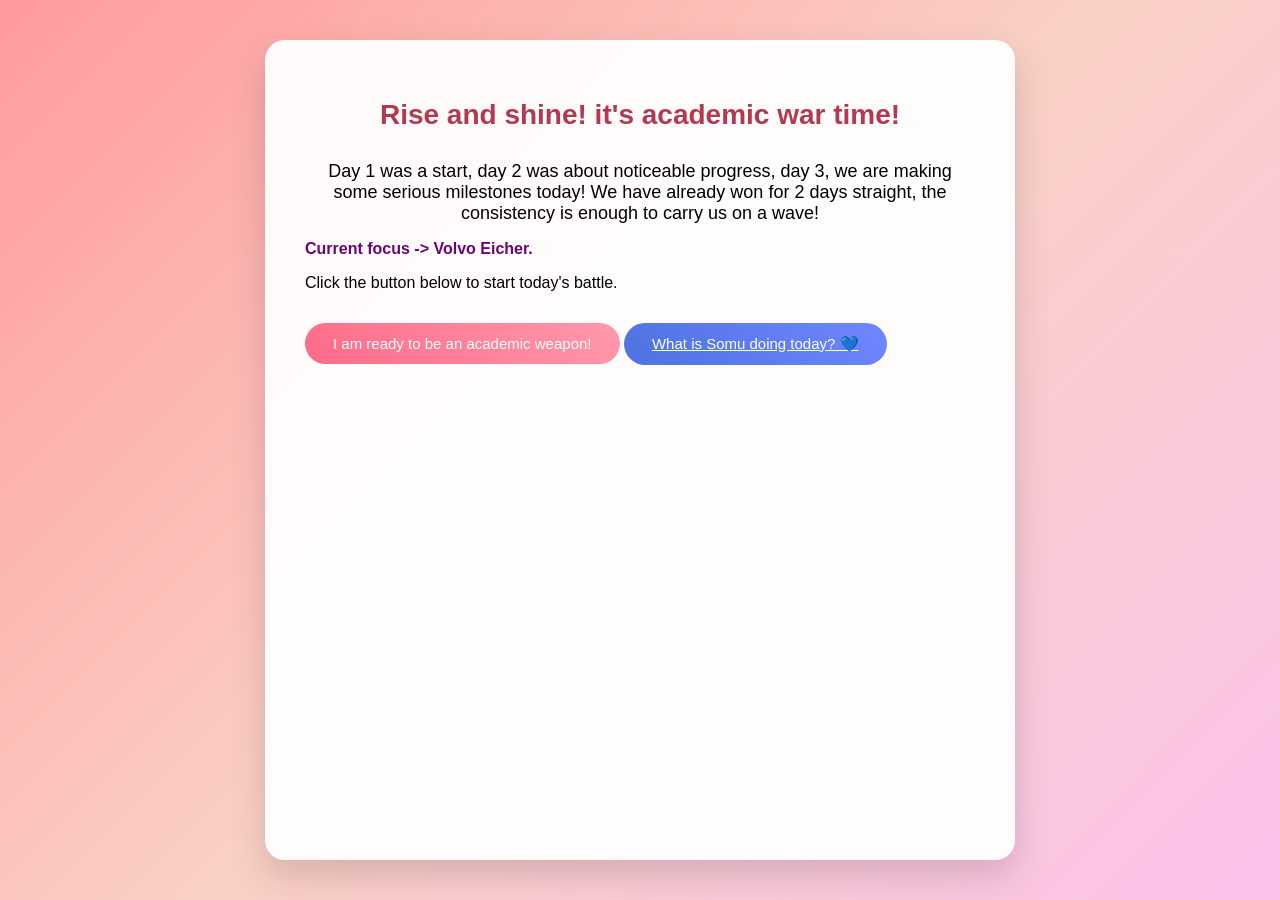
<file: index.html>
<!DOCTYPE html>
<html lang="en">
<head>
    <meta charset="UTF-8">
    <title>Academic War Begins</title>
    <link rel="stylesheet" href="style.css">
</head>
<body>

    <div class="container">
        <h1 class="main-heading">Rise and shine! it's academic war time!</h1>
        
        <p class="sub-text">
            Day 1 was a start, day 2 was about noticeable progress, day 3, we are making some serious milestones today! We have already won for 2 days straight, the consistency is enough to carry us on a wave!
        </p>

        <p class="focus-text">
            Current focus -> Volvo Eicher.
        </p>

        <p class="instruction">
            Click the button below to start today's battle.
        </p>

        <button onclick="goToBattle()" class="btn">
            I am ready to be an academic weapon!
        </button>

            <a href="somu.html" class="btn alt-btn">
    What is Somu doing today? 💙
    </a>
    </div> 

 

    <script src="script.js"></script>
</body>

</html>
</file>
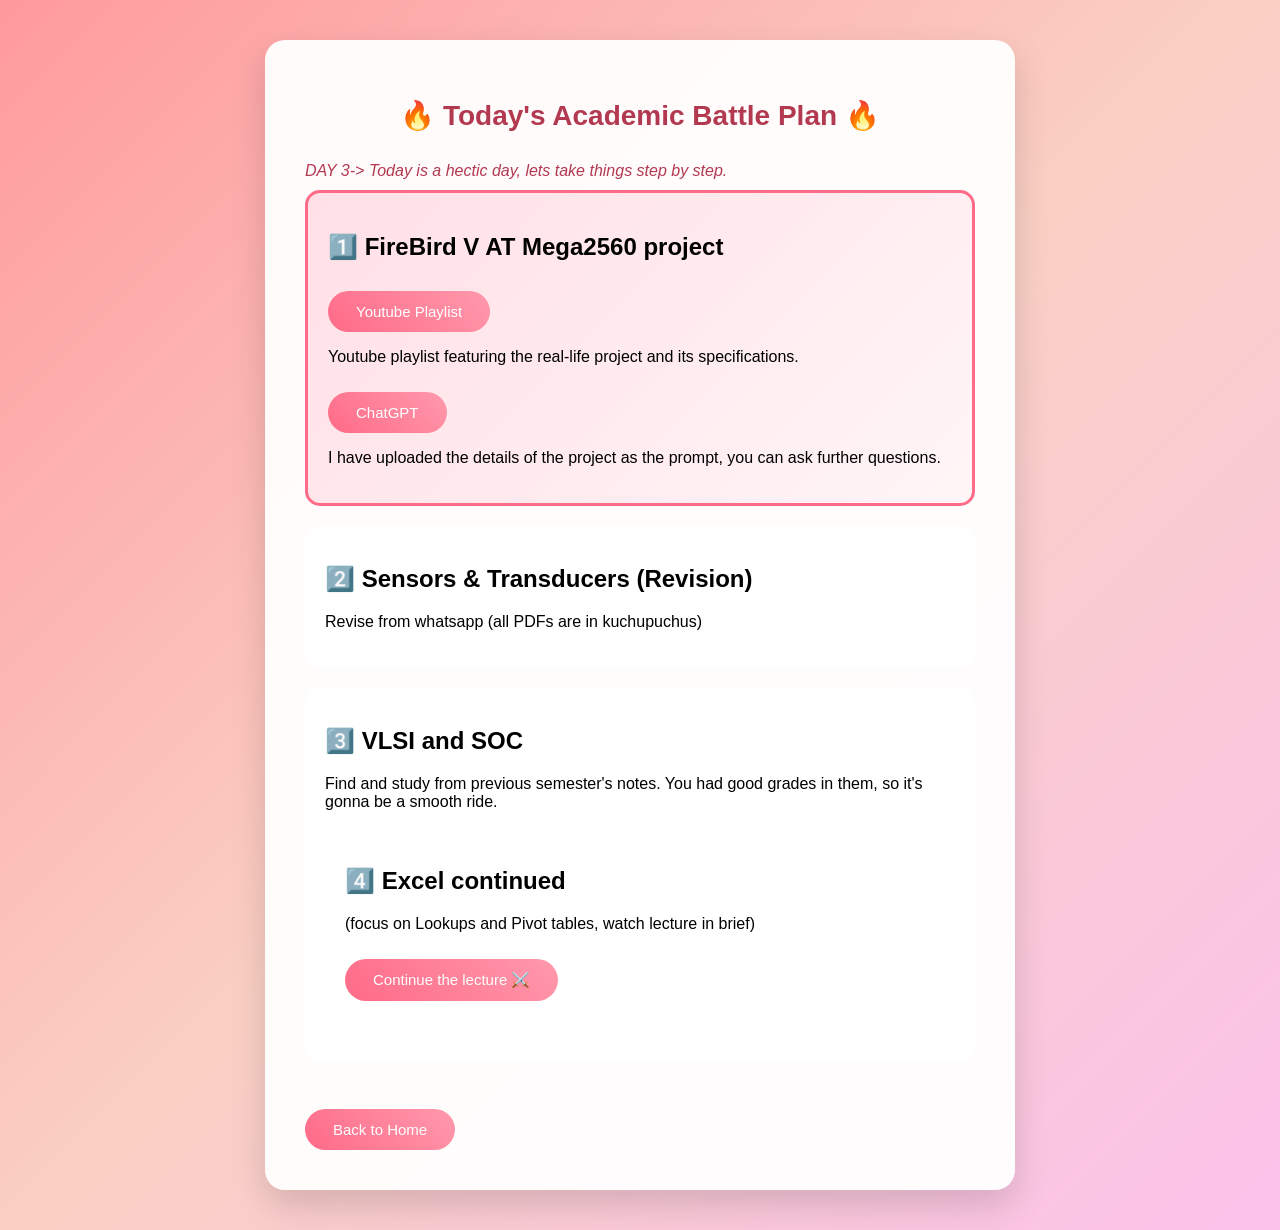
<file: battle.html>
<!DOCTYPE html>
<html lang="en">
<head>
    <meta charset="UTF-8">
    <title>Today's Battle Plan</title>
    <link rel="stylesheet" href="style.css">
</head>
<body>

    <div class="container">
        <h1 class="main-heading">🔥 Today's Academic Battle Plan 🔥</h1>
        <p class="quote"> DAY 3-> Today is a hectic day, lets take things step by step. </p>

        <!-- STEP 1 (Highlighted) -->
        <div class="mission highlight">
            <h2>1️⃣ FireBird V AT Mega2560 project</h2>

            <a href="https://youtube.com/playlist?list=PLvTQzARqCZM1bQT40TzA4ySAbicNj1Wj7&si=WyvEzv3sJlEQET1j" target="_blank">
            <button class="btn mission-btn">Youtube Playlist</button>
            </a>
            <p>Youtube playlist featuring the real-life project and its specifications.</p>
            <a href="https://chatgpt.com/share/69a623b2-89f4-8003-9c54-f6fb7624a544" target="_blank">
                <button class="btn mission-btn">ChatGPT</button>
            </a>
            <p>I have uploaded the details of the project as the prompt, you can ask further questions.</p>
        </div>

        <!-- STEP 2 -->  <!--
        <div class="mission">
            <h2>2️⃣ Lookup Functions</h2>
            <p>Find what others cannot. Precision is power.</p>
            <a href="https://www.youtube.com/watch?v=tUxaY5o_hyY" target="_blank">
            <button class="btn mission-btn">Unlock Lookup Power 🔍</button>
            </a>
        </div>

        <!-- STEP 3 --> <!--
       <div class="mission">
            <h2>3️⃣ Pivot Tables</h2>
            <p>Turn raw chaos into organized dominance.</p>
            <a href="https://youtu.be/lCoPTPsTJ4s?si=_HCzxMW3mhRVZZ3M" target="_blank">
            <button class="btn mission-btn">Command the Data ⚔️</button>
            </a>
        </div>
-->
        <!-- STEP 4 -->
        <div class="mission">
            <h2>2️⃣ Sensors & Transducers (Revision)</h2>
            <p>Revise from whatsapp (all PDFs are in kuchupuchus)</p>
            <!-- <a href="SensorsNtransducersNotes.pdf" target="_blank">
            <button class="btn mission-btn">Reactivate Core Concepts 🔥</button>
            </a> -->
        </div>

            <div class="mission">
            <h2>3️⃣ VLSI and SOC</h2>
            <p>Find and study from previous semester's notes. You had good grades in them, so it's gonna be a smooth ride.</p>
            <!-- <a href="https://youtu.be/lCoPTPsTJ4s?si=_HCzxMW3mhRVZZ3M" target="_blank">
            <button class="btn mission-btn">Command the Data ⚔️</button>
            </a> -->

            <div class="mission">
            <h2>4️⃣ Excel continued </h2>
            <p>(focus on Lookups and Pivot tables, watch lecture in brief)</p>
            <a href="https://www.youtube.com/watch?v=OX-iyb-21tk&t=1182s" target="_blank">
            <button class="btn mission-btn">Continue the lecture ⚔️</button>
            </a>
        </div>
        </div>

        <br>
        <button onclick="goHome()" class="btn">Back to Home</button>

    </div>

    <script src="script.js"></script>
</body>

</html>
</file>
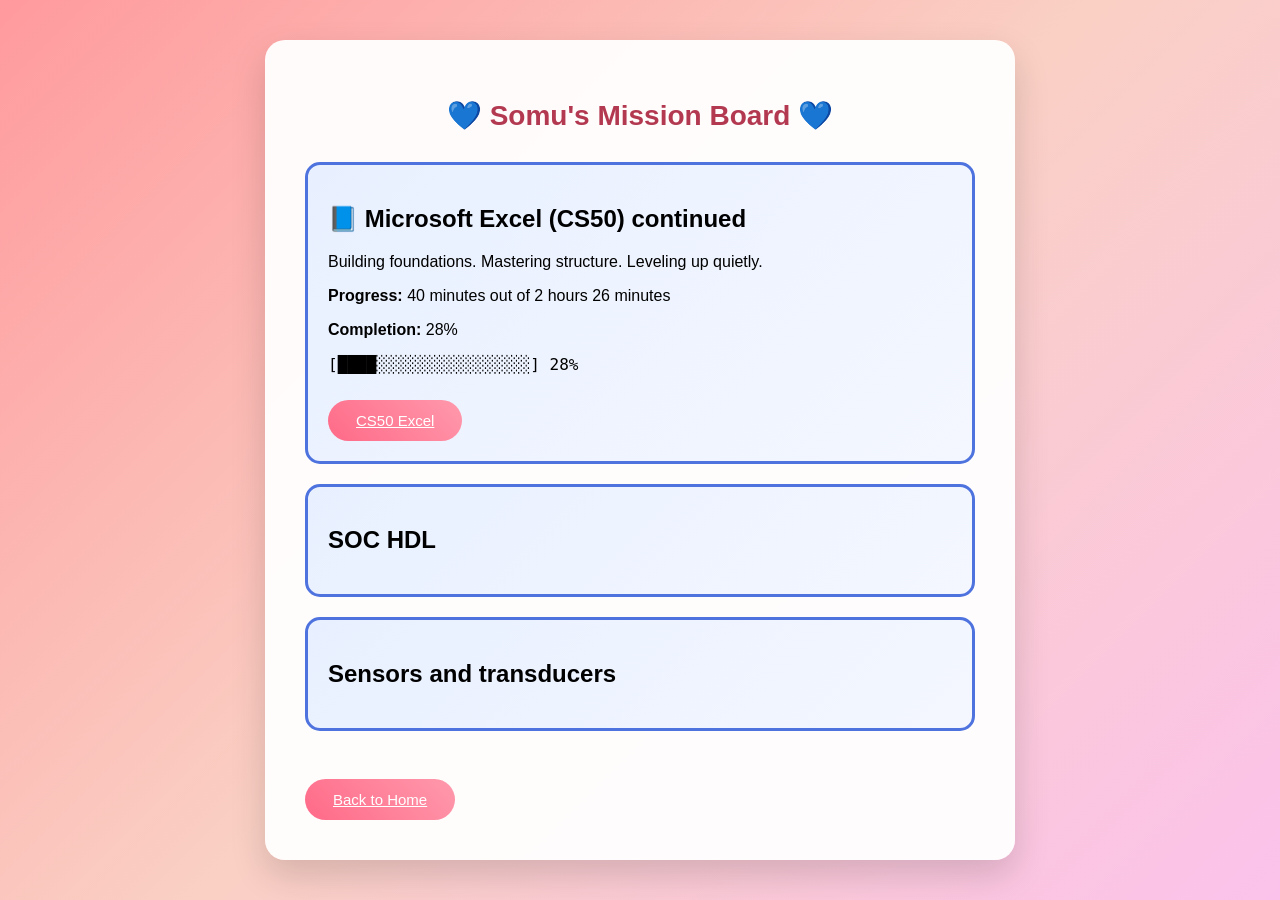
<file: somu.html>
<!DOCTYPE html>
<html lang="en">
<head>
    <meta charset="UTF-8">
    <title>Somu's Progress</title>
    <link rel="stylesheet" href="style.css">
</head>
<body>

    <div class="container">
        <h1 class="main-heading">💙 Somu's Mission Board 💙</h1>

        <div class="mission highlight-somu">
            <h2>📘 Microsoft Excel (CS50) continued</h2>

            <p>Building foundations. Mastering structure. Leveling up quietly.</p>

            <p><strong>Progress:</strong> 40 minutes out of 2 hours 26 minutes</p>

            <p><strong>Completion:</strong> 28%</p>

            <p class="progress-bar">
                [████░░░░░░░░░░░░░░░░] 28%
            </p>

           <a href="https://www.youtube.com/watch?v=Vl0H-qTclOg" class="btn">CS50 Excel</a>
        </div>

        <div class="mission highlight-somu">
            <h2>SOC HDL</h2>
        </div>

         <div class="mission highlight-somu">
            <h2>Sensors and transducers</h2>
        </div>

        <br>
        <a href="index.html" class="btn">Back to Home</a>
    </div>

</body>

</html>
</file>
<file: style.css>
* {
    box-sizing: border-box;
}

body {
    margin: 0;
    padding: 40px 20px;
    font-family: 'Segoe UI', sans-serif;
    background: linear-gradient(135deg, #ff9a9e, #fad0c4, #fbc2eb);
    min-height: 100vh;
    display: flex;
    justify-content: center;
}

.container {
    width: 100%;
    max-width: 750px;
    background: rgba(255, 255, 255, 0.95);
    padding: 40px;
    border-radius: 20px;
    box-shadow: 0 15px 35px rgba(0, 0, 0, 0.15);
}

.main-heading {
    text-align: center;
    font-size: 28px;
    margin-bottom: 30px;
    color: #b33951;
}

.sub-text {
    text-align: center;
    font-size: 18px;
    margin-bottom: 15px;
}

.focus-text {
    font-weight: bold;
    margin-bottom: 10px;
    color: #6a0572;
}

.mission {
    background: rgba(255, 255, 255, 0.9);
    padding: 20px;
    border-radius: 15px;
    margin-bottom: 20px;
    transition: 0.3s ease;
}

.mission:hover {
    transform: translateY(-4px);
    box-shadow: 0 10px 20px rgba(0, 0, 0, 0.08);
}

.highlight {
    border: 3px solid #ff6a88;
    background: linear-gradient(135deg, #ffe0e6, #fff5f7);
}

.quote {
    font-style: italic;
    color: #b33951;
    margin-bottom: 10px;
}

.btn {
    padding: 12px 28px;
    font-size: 15px;
    border: none;
    border-radius: 30px;
    background: linear-gradient(45deg, #ff6a88, #ff99ac);
    color: white;
    cursor: pointer;
    transition: 0.3s ease;
    display: inline-block;
    margin-top: 10px;
}

.btn:hover {
    transform: scale(1.05);
    box-shadow: 0 6px 18px rgba(255, 105, 135, 0.4);
}

/* Mobile Friendly */
@media (max-width: 600px) {
    .container {
        padding: 25px;
    }

    .main-heading {
        font-size: 22px;
    }

    .mission h2 {
        font-size: 18px;
    }

}

.alt-btn {
    background: linear-gradient(45deg, #4e73df, #6f86ff);
    margin-top: 15px;
}

.alt-btn:hover {
    box-shadow: 0 6px 18px rgba(78, 115, 223, 0.4);
}

.highlight-somu {
    border: 3px solid #4e73df;
    background: linear-gradient(135deg, #e8f0ff, #f4f7ff);
}

.progress-bar {
    font-family: monospace;
    font-size: 16px;
    margin-top: 10px;
}
</file>
